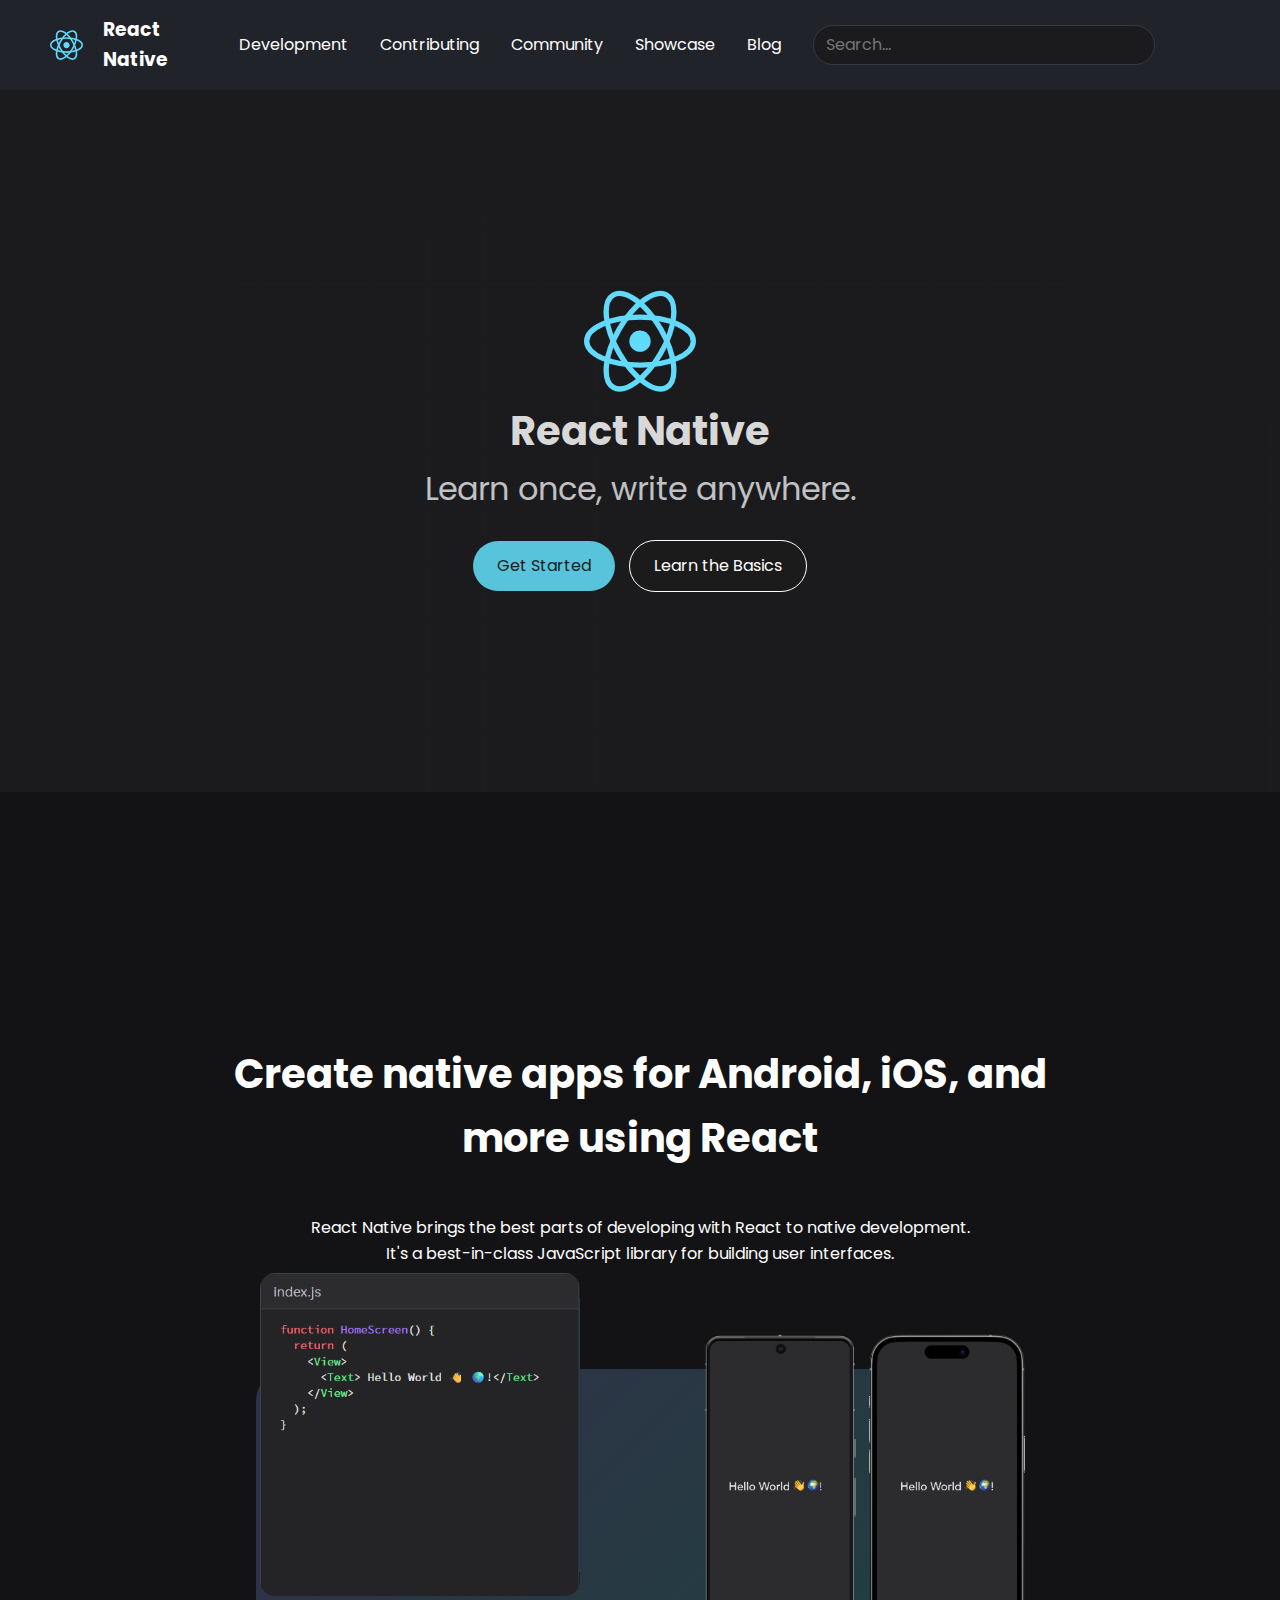
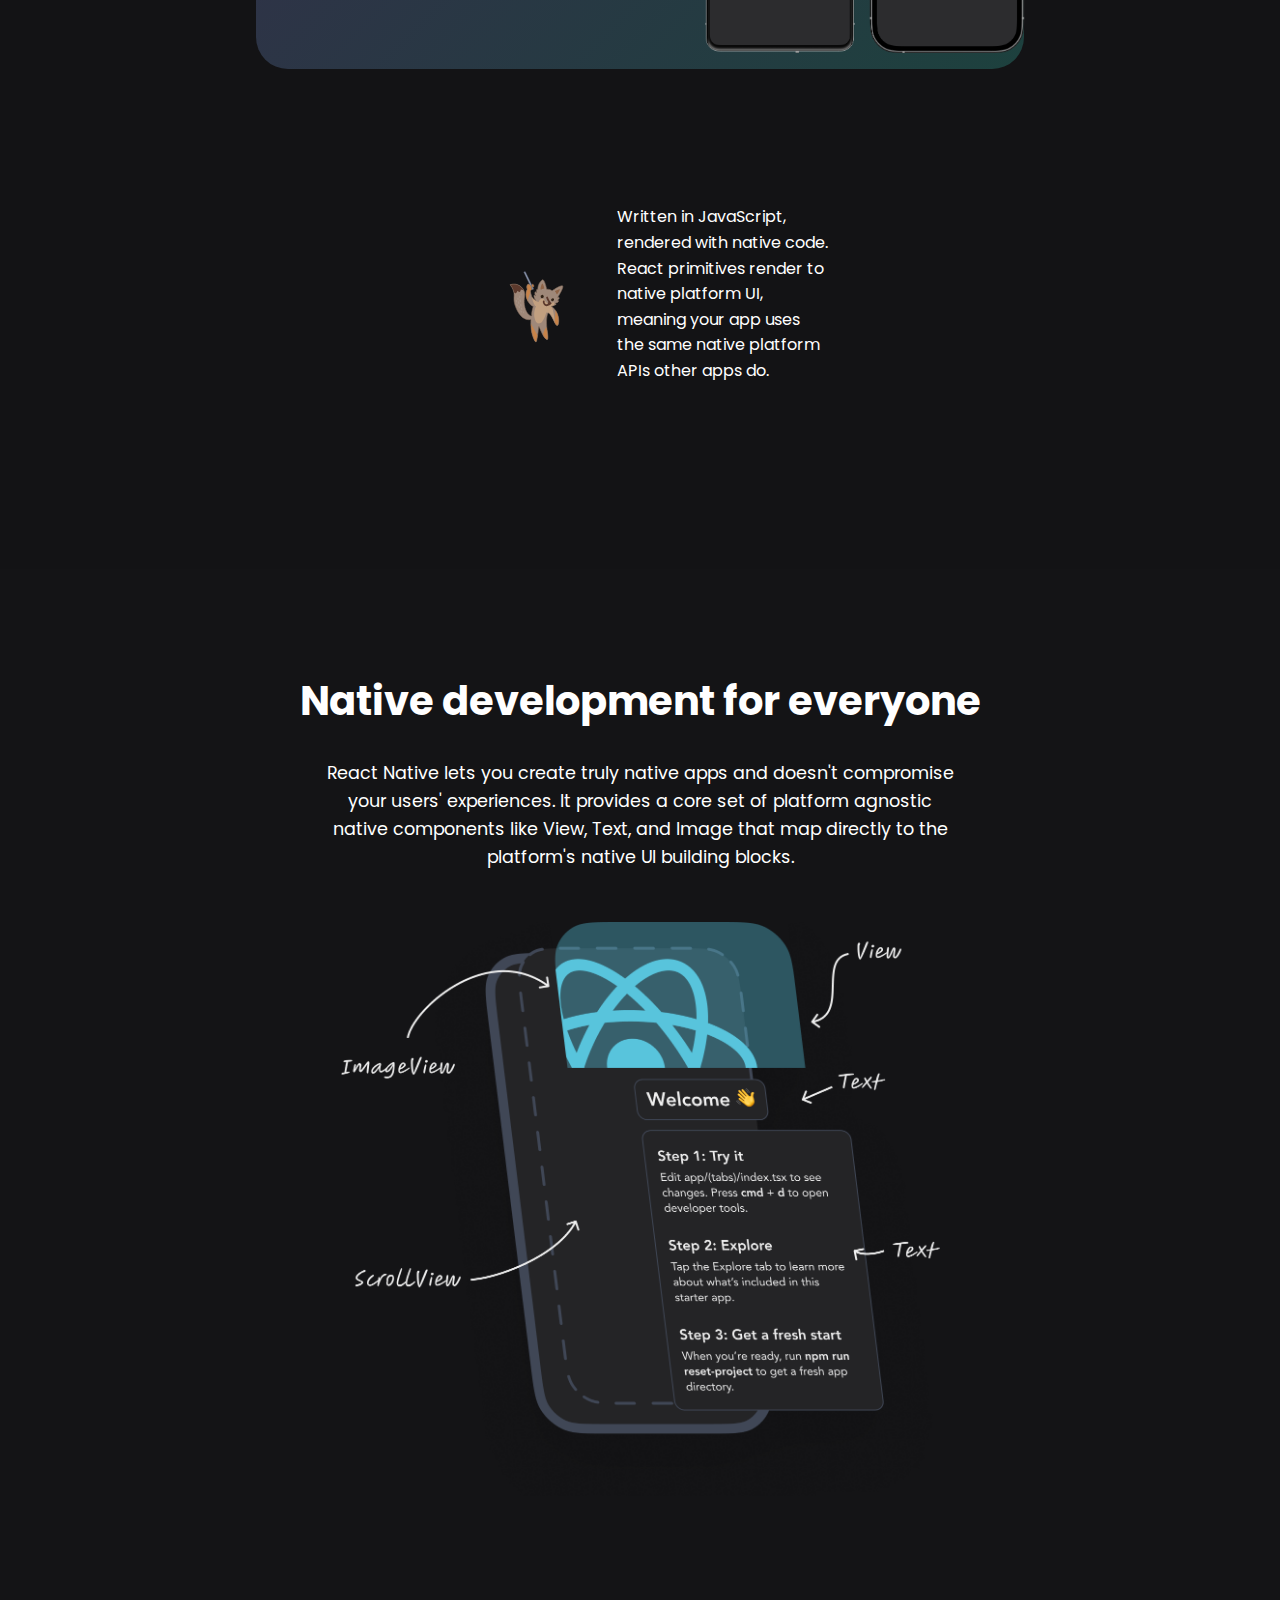
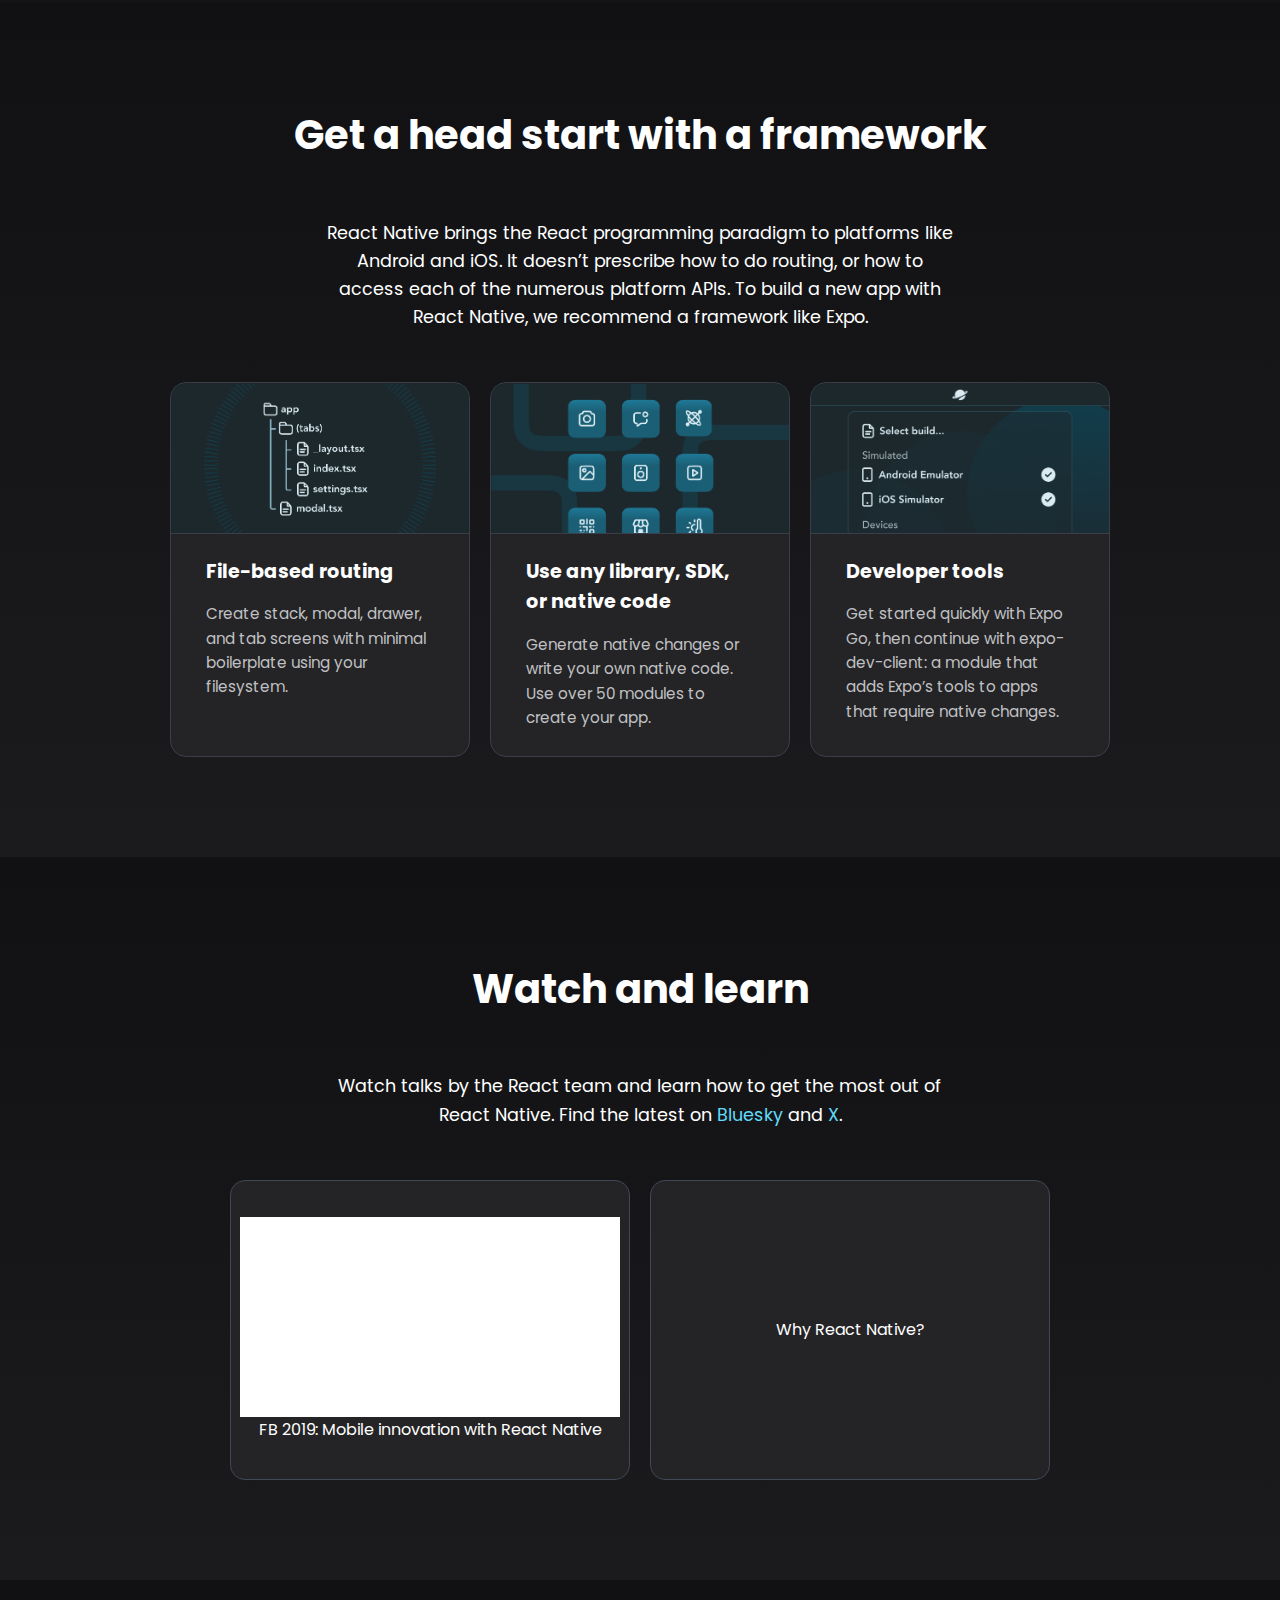
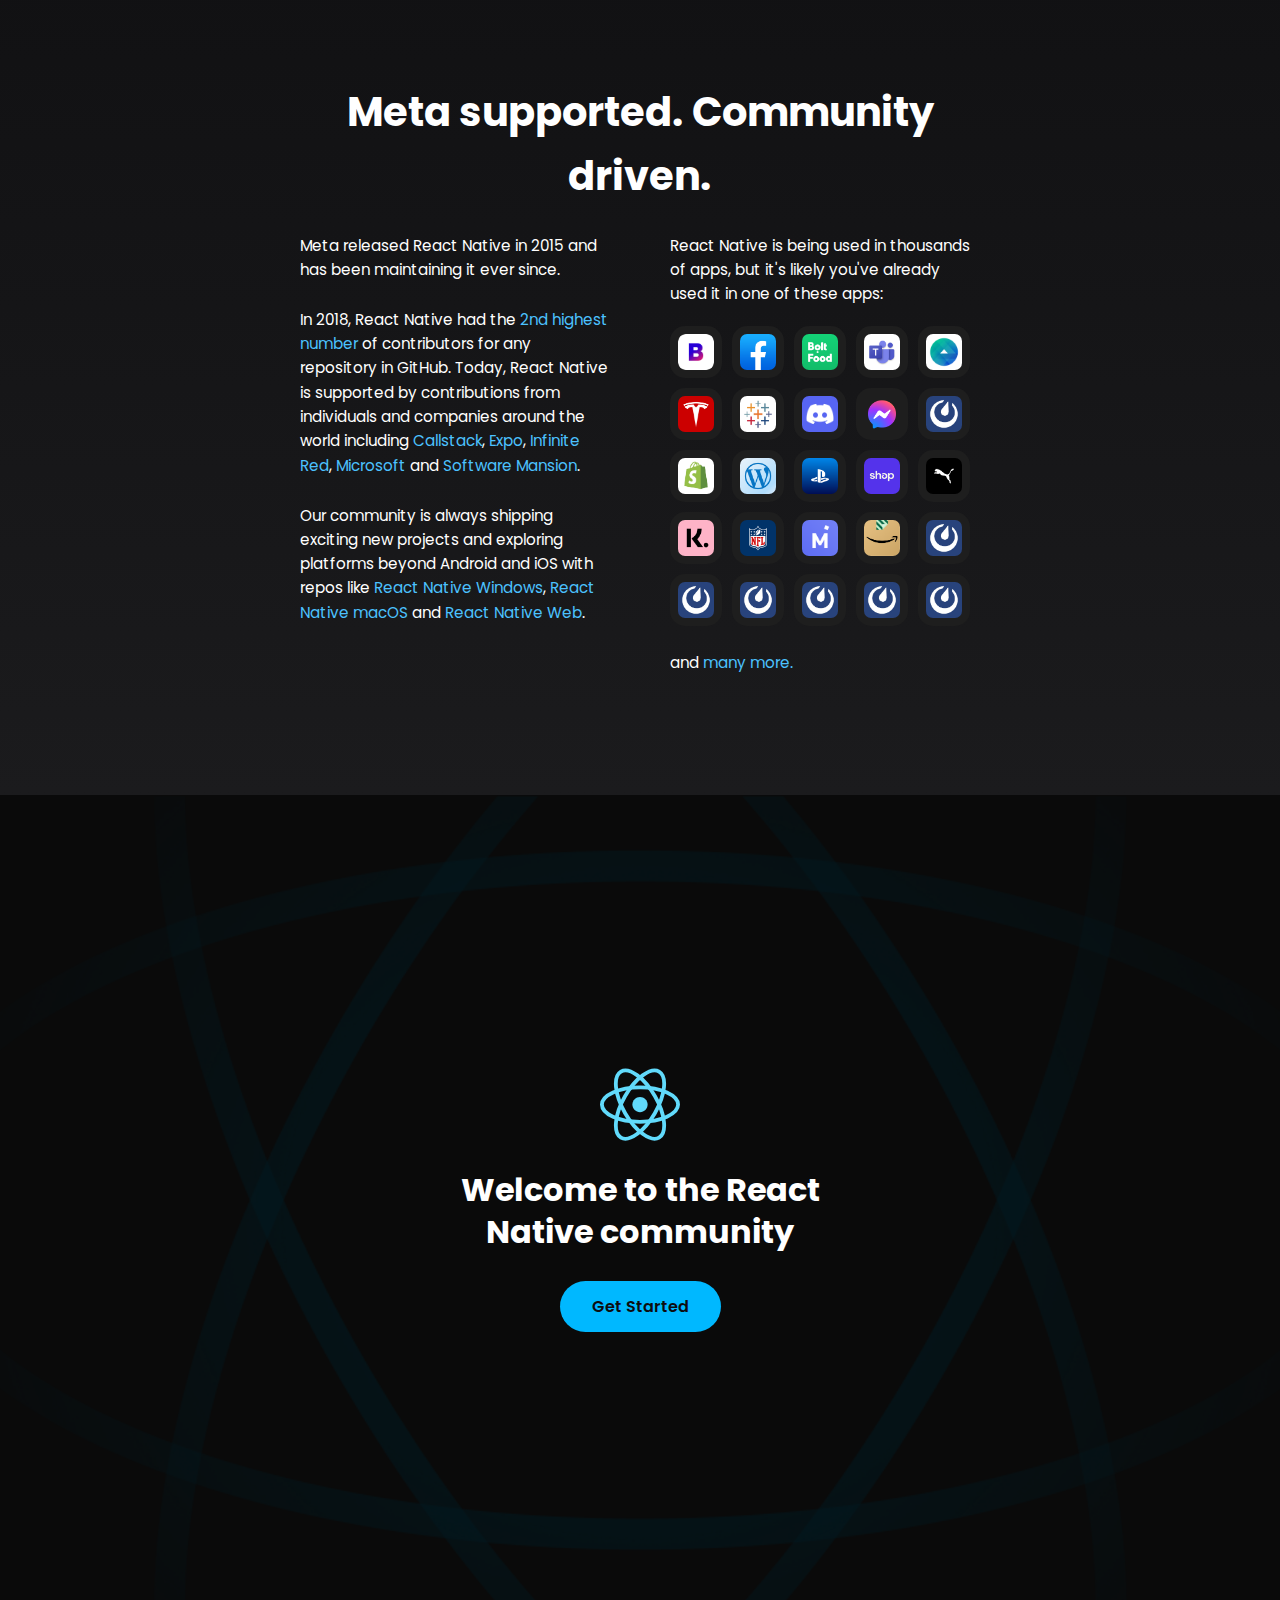
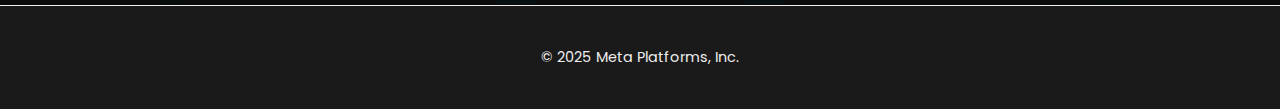
<file: index.html>
<!DOCTYPE html>
<html lang="en">
<head>
  <meta charset="UTF-8">
  <meta name="viewport" content="width=device-width, initial-scale=1.0">
  <title>React Native Clone</title>
  <link rel="stylesheet" href="style.css">
  <link rel="preconnect" href="https://fonts.googleapis.com">
  <link rel="preconnect" href="https://fonts.gstatic.com" crossorigin>
  <link href="https://fonts.googleapis.com/css2?family=Poppins:ital,wght@0,100;0,200;0,300;0,400;0,500;0,600;0,700;0,800;0,900;1,100;1,200;1,300;1,400;1,500;1,600;1,700;1,800;1,900&display=swap" rel="stylesheet">
</head>
<body>

<header class="site-header sticky-nav">
  <div class="container-hero">

    <nav class="main-nav">
    <div class="img-logo">
        <img src = "react_images\header_logo.svg">
        <h3 class="logo">React Native</h3>
    </div>
      <ul>
        <li><a href="#">Development</a></li>
        <li><a href="#">Contributing</a></li>
        <li><a href="#">Community</a></li>
        <li><a href="#">Showcase</a></li>
        <li><a href="#">Blog</a></li>
      </ul>
        <form class="search-form" action="#" method="get" role="search">
        <input type="search" class="search-input" placeholder="Search…" name="q" aria-label="Search"/>
        </form>
    </nav>
  </div>
</header>

  <main class="site-main">
    <section class="hero">
      <div class="container">
        <img src = "react_images\header_logo.svg">
        <h2>React Native</h2>
        <p>Learn once, write anywhere.</p>
        <br>
        <a class="btn btn-primary" href="#">Get Started</a>
        <a class="btn btn-secondary" href="#">Learn the Basics</a>
      </div>
    </section>

    <section class="info-section">
      <div class="container">
        <h3>Create native apps for Android, iOS, and more using React</h3>
        <br>
        <p>React Native brings the best parts of developing with React to native development.</p>
        <p>It's a best-in-class JavaScript library for building user interfaces.</p>
     </div>
      <br>
      <br>
      <br>
      <br>
      <div class="gradient">
        <img src="react_images/devices-dark.png" class = "one">
        <img src="react_images/code.png" class = "two">
      </div>

      <div class="java">
        <img src="react_images/cat.svg">
        <p>Written in JavaScript, rendered with native code. React primitives render to native platform UI, meaning your app uses the same native platform APIs other apps do.</p>
      </div>

    </section>

    <section class="info2">
        <h1>Native development for everyone</h1>
        <br>
        <p>React Native lets you create truly native apps and doesn't compromise your users' experiences. It provides a core set of platform agnostic native components like View, Text, and Image that map directly to the platform's native UI building blocks.</p>
        
        <br>
        <br>
        <img src = 'react_images/dissection-dark.png'>
    
    </section>

    <section class="info3">
      <h2>Get a head start with a framework</h2>
      <br>
      <br>
      
      <p>React Native brings the React programming paradigm to platforms like Android and iOS. It doesn’t prescribe how to do routing, or how to access each of the numerous platform APIs. To build a new app with React Native, we recommend a framework like Expo.</p>
      
      <br>
      <br>
  
      <div class="card-container">
    <div class="card">
      <img src="react_images/file-based-routing-dark.png" alt="Card 1">
      <h3>File-based routing</h3>
      <h2>Create stack, modal, drawer, and tab screens with minimal boilerplate using your filesystem.</h2>
    </div>

    <div class="card">
      <img src="react_images/libraries-dark.png" alt="Card 2">
      <h3>Use any library, SDK, or native code</h3>
      <h2>Generate native changes or write your own native code. Use over 50 modules to create your app.</h2>
    </div>

    <div class="card">
      <img src="react_images/tools-dark.png" alt="Card 3">
      <h3>Developer tools</h3>
      <h2>Get started quickly with Expo Go, then continue with expo-dev-client: a module that adds Expo’s tools to apps that require native changes.</h2>
    </div>
  </div>
    </section>

    <section class="info4">
      <h2>Watch and learn</h2>
      <br>
      <br>
      <p>Watch talks by the React team and learn how to get the most out of React Native.
Find the latest on <a href="">Bluesky</a> and <a href="">X</a>.</p>

        <br>
        <br>

        <div class="video-container">
        <div class="card-video">
          <div class = "video"></div>
          <div>FB 2019: Mobile innovation with React Native</div>
        </div>
        <div class="card-video">Why React Native?</div>
      </div>
    </section>

    
    <section class="container2">
    <h1>Meta supported. Community driven.</h1>
    <br>
    <div class="hello">
    <div class="text-section">

      <p>
        Meta released React Native in 2015 and has been maintaining it ever since.
      </p>
      <br>
      <p>
        In 2018, React Native had the <a href="#">2nd highest number</a> of contributors for any repository in GitHub. Today,
        React Native is supported by contributions from individuals and companies around the world including
        <a href="#">Callstack</a>, <a href="#">Expo</a>, <a href="#">Infinite Red</a>, <a href="#">Microsoft</a> and
        <a href="#">Software Mansion</a>.
      </p>
      <br>
      <p>
        Our community is always shipping exciting new projects and exploring platforms beyond Android and iOS with repos like
        <a href="#">React Native Windows</a>, <a href="#">React Native macOS</a> and <a href="#">React Native Web</a>.
      </p>
    </div>
    <div class="app-section">
      <p>
        React Native is being used in thousands of apps, but it's likely you've already used it in one of these apps:
      </p>

      <div class="app-grid">
        <img src="react_images/bloomberg.png">
        <img src="react_images/facebook.webp" alt="Outlook">
        <img src="react_images/bolt.png">
        <img src="react_images/teamsmobile.png" alt="Excel">
        <img src="react_images/adsmanager.png" alt="PowerPoint">
        <img src="react_images/tesla.png" alt="Shopify">
        <img src="react_images/tableau.webp" alt="Discord">
        <img src="react_images/discord.png" alt="PlayStation">
        <img src="react_images/messengerdesktop.png" alt="WordPress">
        <img src="react_images/mattermost.webp" alt="Office">

        <img src="react_images/shopify.png" alt="Office">
        <img src="react_images/wordpress.png" alt="Office">
        <img src="react_images/playstation.png" alt="Office">
        <img src="react_images/shop.webp" alt="Office">
        <img src="react_images/puma.png" alt="Office">

        <img src="react_images/klarna.jpg.jpeg" alt="Office">
        <img src="react_images/nfl.webp" alt="Office">
        <img src="react_images/mercari.png" alt="Office">
        <img src="react_images/amazon-shopping.png" alt="Office">
        <img src="react_images/mattermost.webp" alt="Office">

        <img src="react_images/mattermost.webp" alt="Office">
        <img src="react_images/mattermost.webp" alt="Office">
        <img src="react_images/mattermost.webp" alt="Office">
        <img src="react_images/mattermost.webp" alt="Office">
        <img src="react_images/mattermost.webp" alt="Office">

      </div>

      <br>

      <p class="more">and <a href="#">many more.</a></p>
    </div>
    </div>

    
    </section>

  <section class="hero2">
    <div class="hero2-content">
      <img src="react_images/header_logo.svg" alt="React Logo" class="react2-logo" />
      <h1>Welcome to the React<br>Native community</h1>
      <button class="get-started2">Get Started</button>
    </div>
  </section>

    <!-- Add more sections as you like -->
  </main>

  <footer class="site-footer">
    <div class="container">
      <p>© 2025 Meta Platforms, Inc.</p>
    </div>
  </footer>

</body>
</html>
</file>
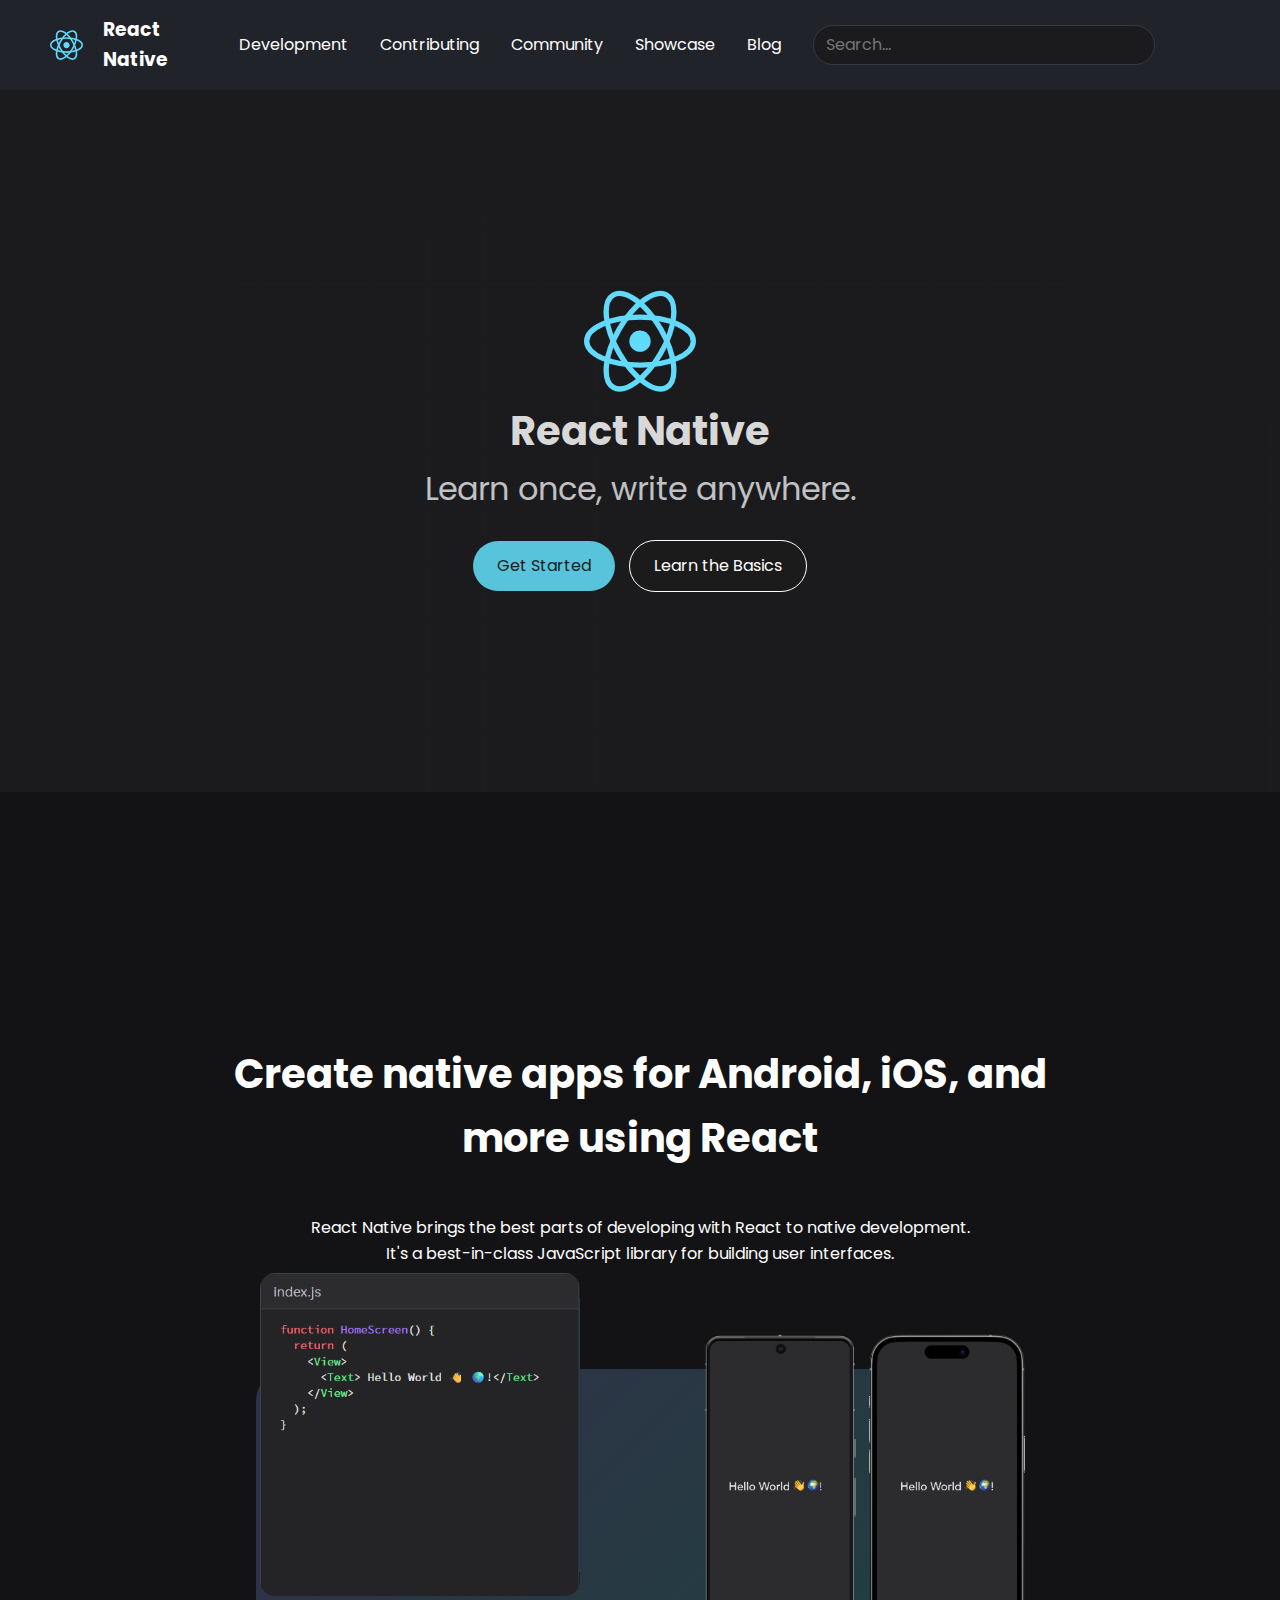
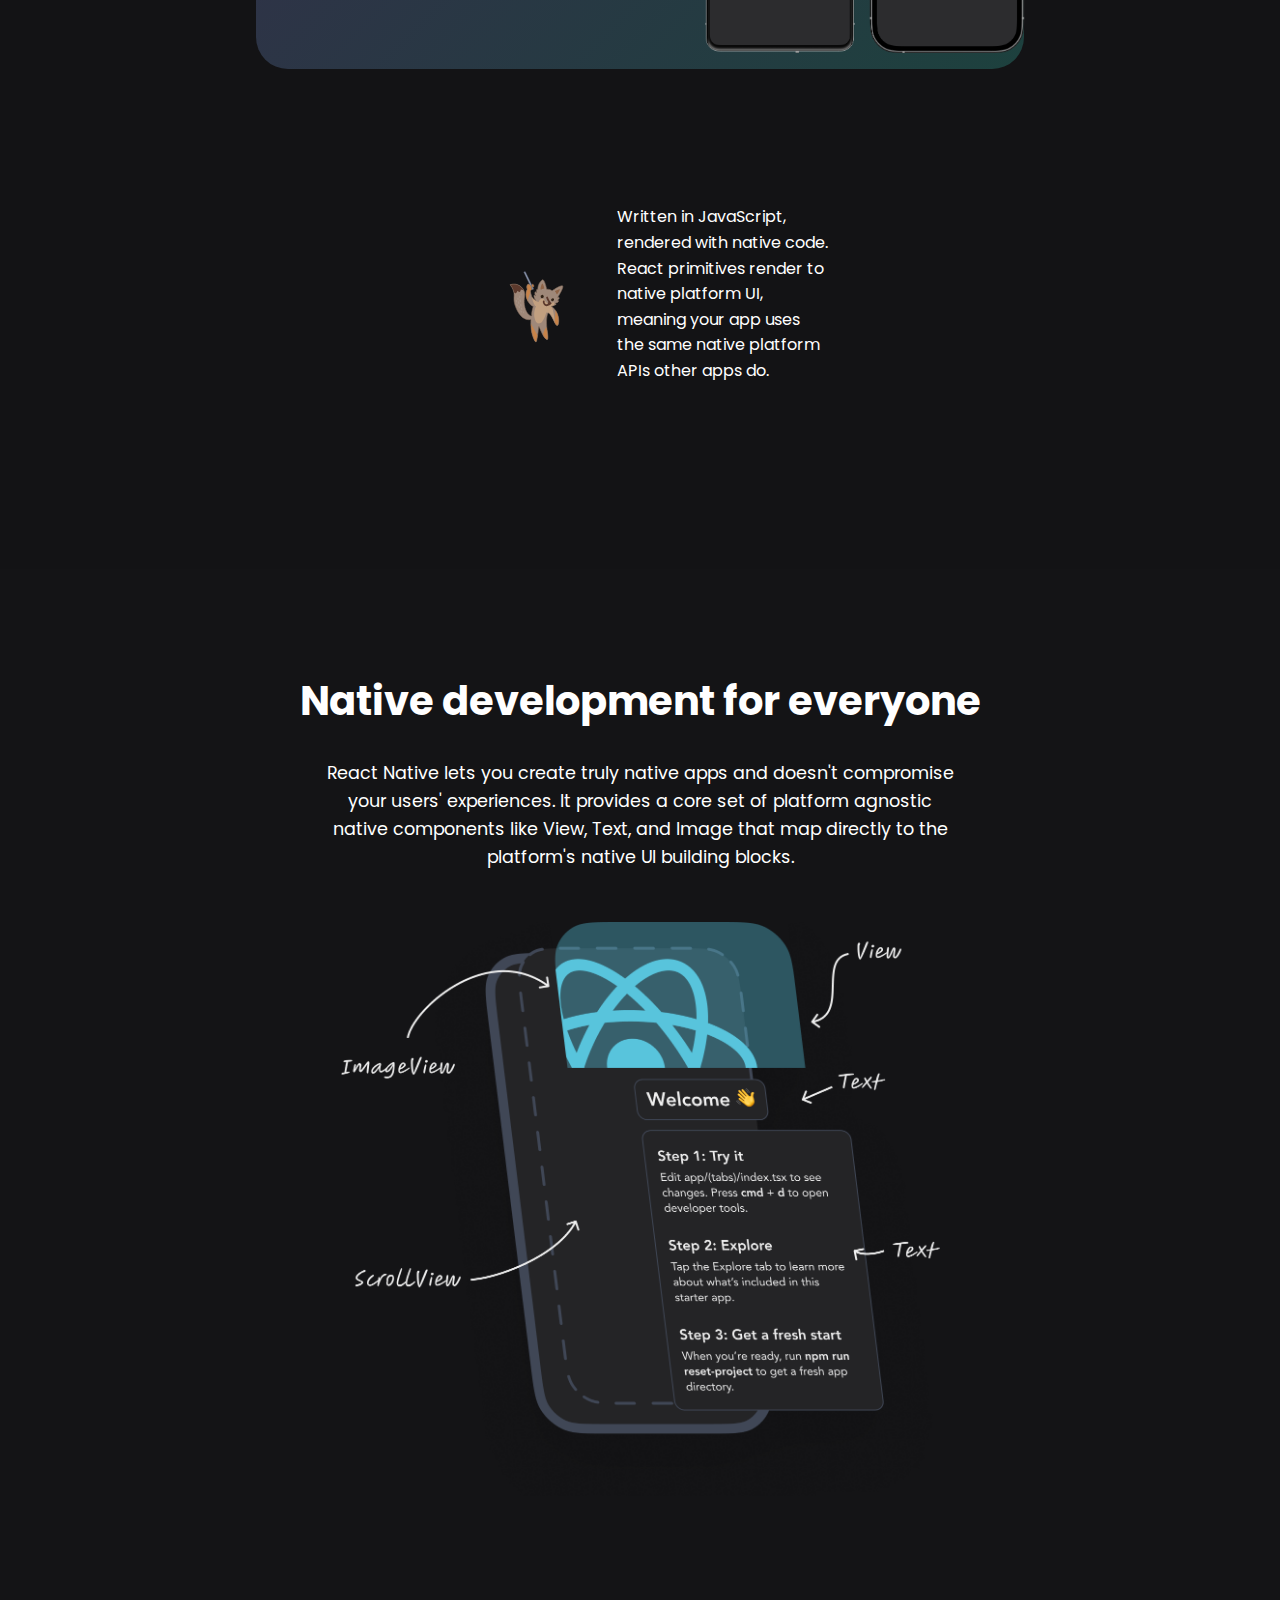
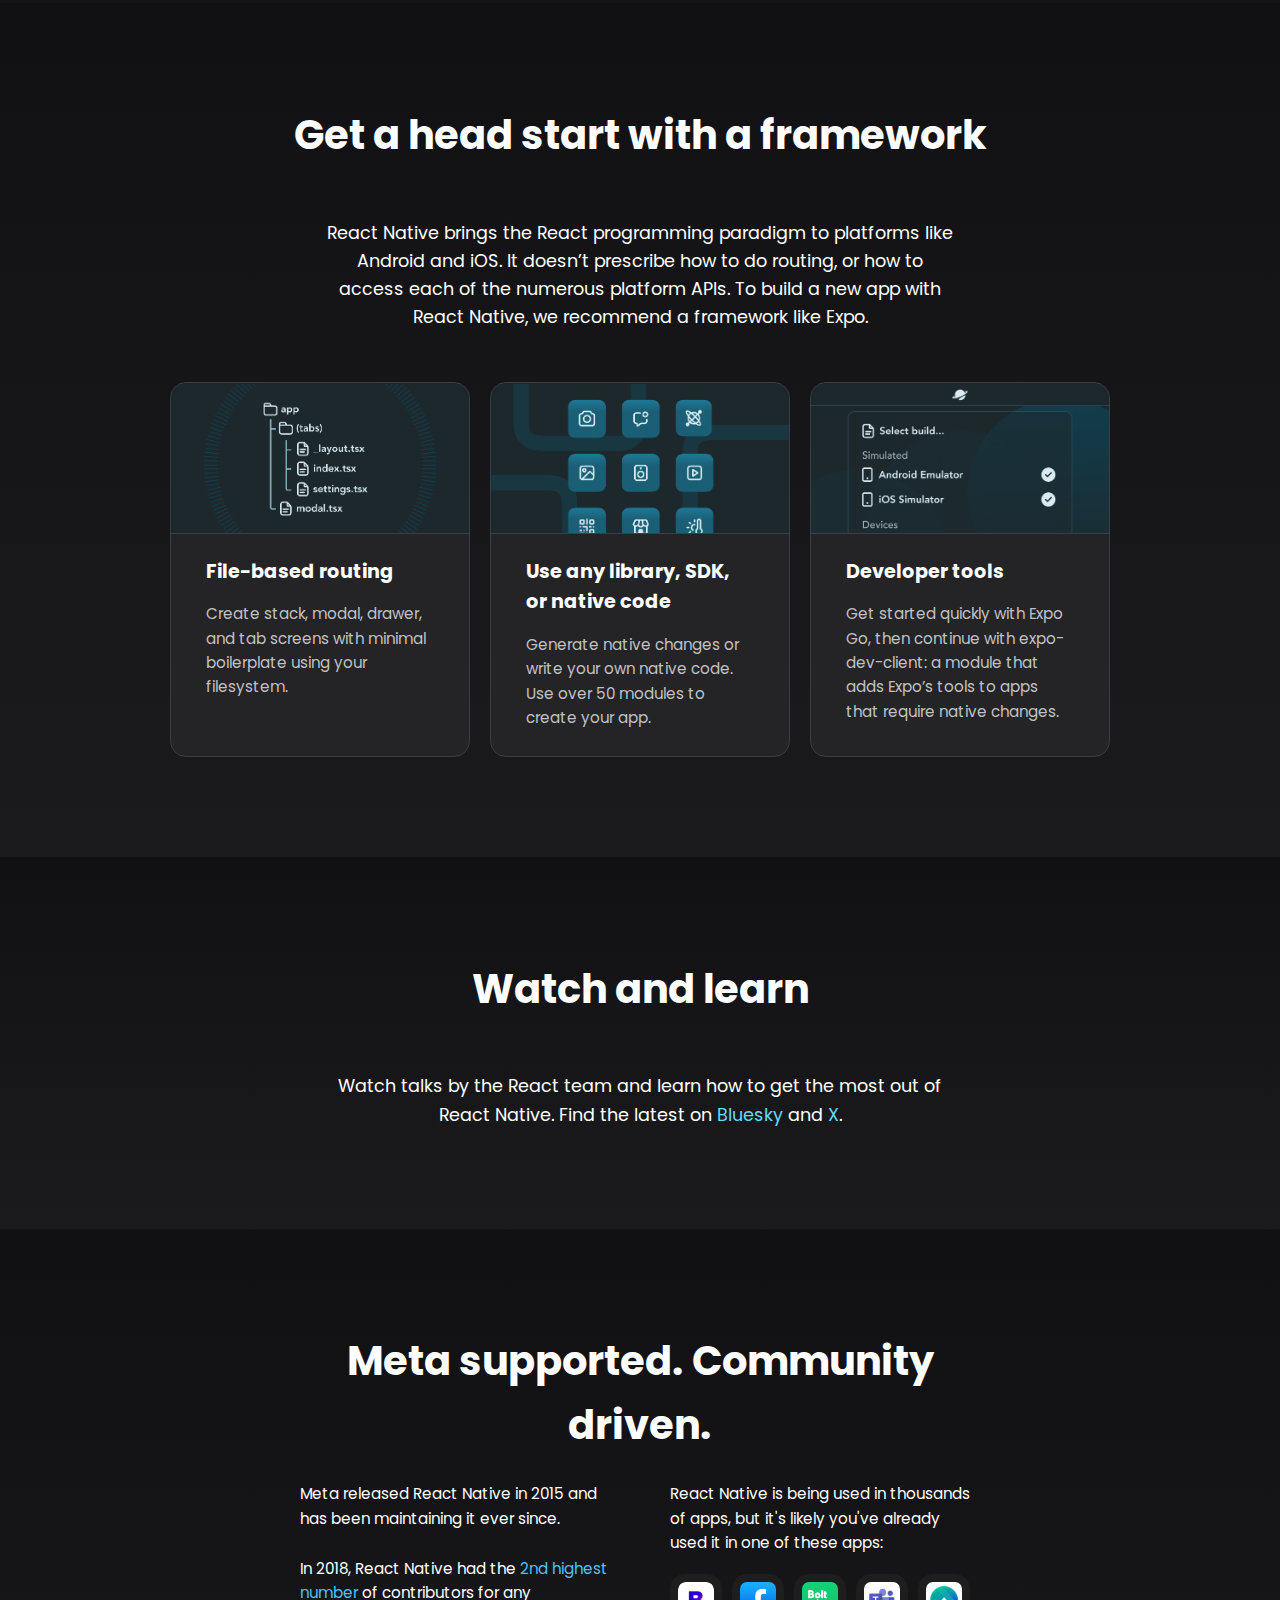
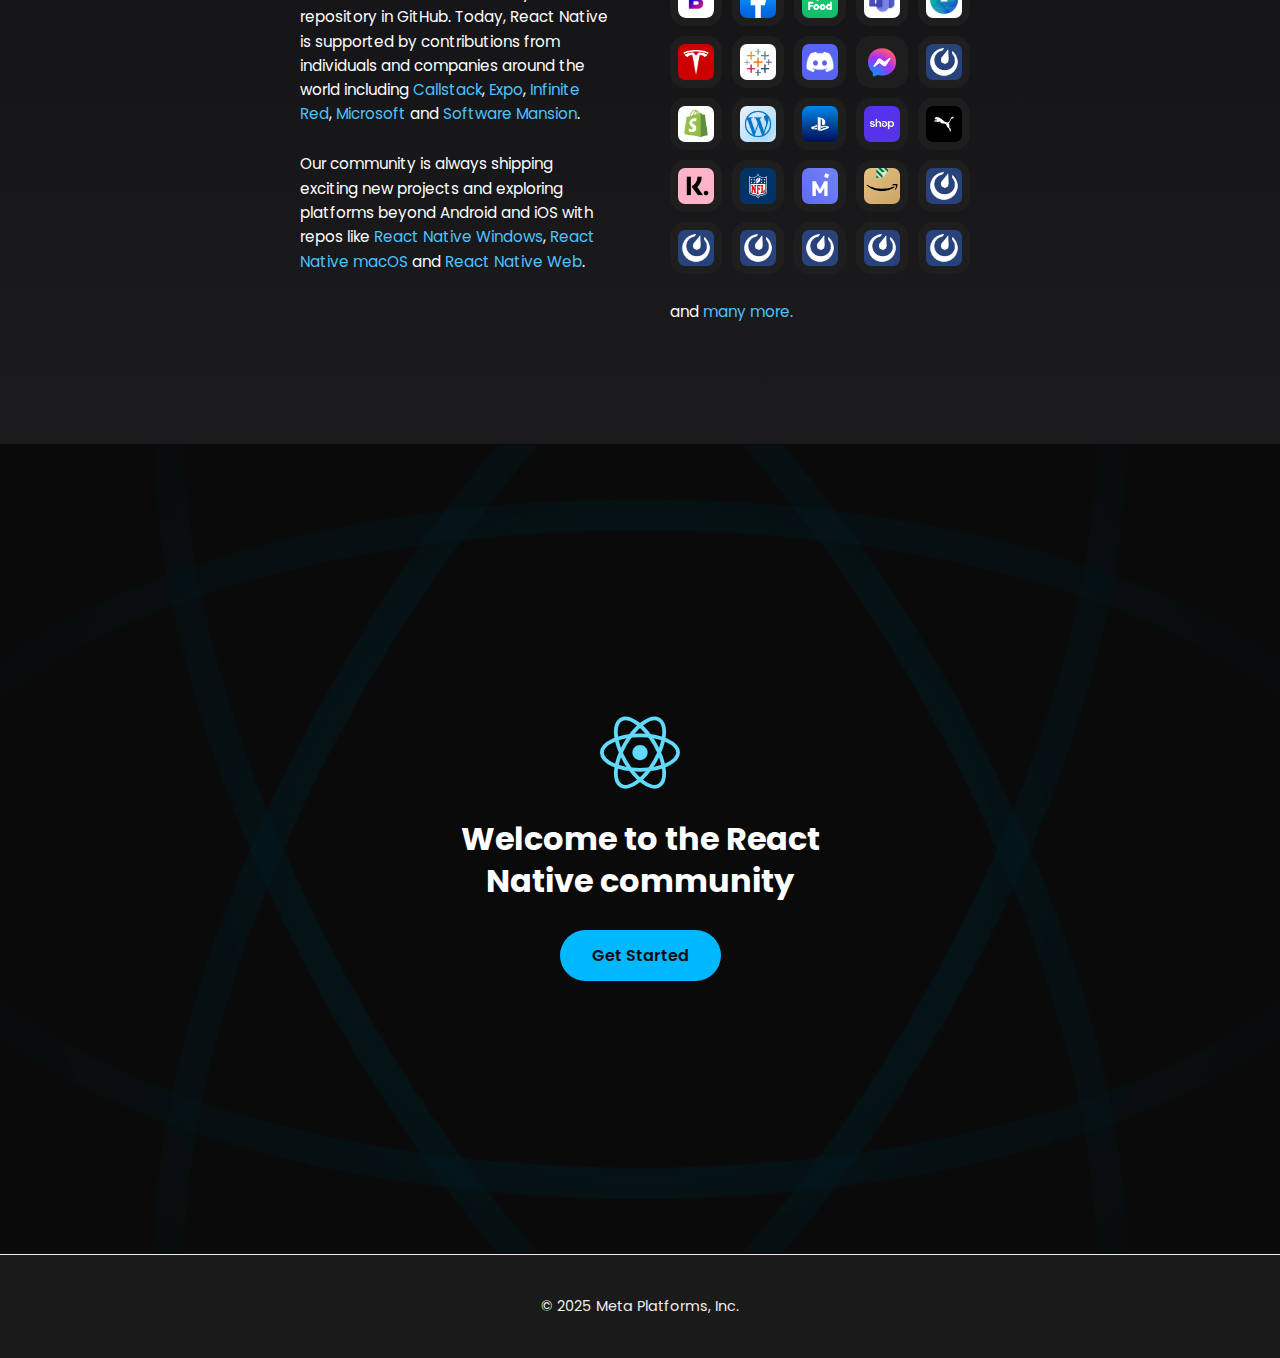
<file: main.html>
<!DOCTYPE html>
<html lang="en">
<head>
  <meta charset="UTF-8">
  <meta name="viewport" content="width=device-width, initial-scale=1.0">
  <title>React Native Clone</title>
  <link rel="stylesheet" href="style.css">
  <link rel="preconnect" href="https://fonts.googleapis.com">
  <link rel="preconnect" href="https://fonts.gstatic.com" crossorigin>
  <link href="https://fonts.googleapis.com/css2?family=Poppins:ital,wght@0,100;0,200;0,300;0,400;0,500;0,600;0,700;0,800;0,900;1,100;1,200;1,300;1,400;1,500;1,600;1,700;1,800;1,900&display=swap" rel="stylesheet">
</head>
<body>

<header class="site-header sticky-nav">
  <div class="container-hero">

    <nav class="main-nav">
    <div class="img-logo">
        <img src = "react_images\header_logo.svg">
        <h3 class="logo">React Native</h3>
    </div>
      <ul>
        <li><a href="#">Development</a></li>
        <li><a href="#">Contributing</a></li>
        <li><a href="#">Community</a></li>
        <li><a href="#">Showcase</a></li>
        <li><a href="#">Blog</a></li>
      </ul>
        <form class="search-form" action="#" method="get" role="search">
        <input type="search" class="search-input" placeholder="Search…" name="q" aria-label="Search"/>
        </form>
    </nav>
  </div>
</header>

  <main class="site-main">
    <section class="hero">
      <div class="container">
        <img src = "react_images\header_logo.svg">
        <h2>React Native</h2>
        <p>Learn once, write anywhere.</p>
        <br>
        <a class="btn btn-primary" href="#">Get Started</a>
        <a class="btn btn-secondary" href="#">Learn the Basics</a>
      </div>
    </section>

    <section class="info-section">
      <div class="container">
        <h3>Create native apps for Android, iOS, and more using React</h3>
        <br>
        <p>React Native brings the best parts of developing with React to native development.</p>
        <p>It's a best-in-class JavaScript library for building user interfaces.</p>
     </div>
      <br>
      <br>
      <br>
      <br>
      <div class="gradient">
        <img src="react_images/devices-dark.png" class = "one">
        <img src="react_images/code.png" class = "two">
      </div>

      <div class="java">
        <img src="react_images/cat.svg">
        <p>Written in JavaScript, rendered with native code. React primitives render to native platform UI, meaning your app uses the same native platform APIs other apps do.</p>
      </div>

    </section>

    <section class="info2">
        <h1>Native development for everyone</h1>
        <br>
        <p>React Native lets you create truly native apps and doesn't compromise your users' experiences. It provides a core set of platform agnostic native components like View, Text, and Image that map directly to the platform's native UI building blocks.</p>
        
        <br>
        <br>
        <img src = 'react_images/dissection-dark.png'>
    
    </section>

    <section class="info3">
      <h2>Get a head start with a framework</h2>
      <br>
      <br>
      
      <p>React Native brings the React programming paradigm to platforms like Android and iOS. It doesn’t prescribe how to do routing, or how to access each of the numerous platform APIs. To build a new app with React Native, we recommend a framework like Expo.</p>
      
      <br>
      <br>
  
      <div class="card-container">
    <div class="card">
      <img src="react_images/file-based-routing-dark.png" alt="Card 1">
      <h3>File-based routing</h3>
      <h2>Create stack, modal, drawer, and tab screens with minimal boilerplate using your filesystem.</h2>
    </div>

    <div class="card">
      <img src="react_images/libraries-dark.png" alt="Card 2">
      <h3>Use any library, SDK, or native code</h3>
      <h2>Generate native changes or write your own native code. Use over 50 modules to create your app.</h2>
    </div>

    <div class="card">
      <img src="react_images/tools-dark.png" alt="Card 3">
      <h3>Developer tools</h3>
      <h2>Get started quickly with Expo Go, then continue with expo-dev-client: a module that adds Expo’s tools to apps that require native changes.</h2>
    </div>
  </div>
    </section>

    <section class="info4">
      <h2>Watch and learn</h2>
      <br>
      <br>
      <p>Watch talks by the React team and learn how to get the most out of React Native.
Find the latest on <a href="">Bluesky</a> and <a href="">X</a>.</p>
    </section>

    
    <section class="container2">
    <h1>Meta supported. Community driven.</h1>
    <br>
    <div class="hello">
    <div class="text-section">

      <p>
        Meta released React Native in 2015 and has been maintaining it ever since.
      </p>
      <br>
      <p>
        In 2018, React Native had the <a href="#">2nd highest number</a> of contributors for any repository in GitHub. Today,
        React Native is supported by contributions from individuals and companies around the world including
        <a href="#">Callstack</a>, <a href="#">Expo</a>, <a href="#">Infinite Red</a>, <a href="#">Microsoft</a> and
        <a href="#">Software Mansion</a>.
      </p>
      <br>
      <p>
        Our community is always shipping exciting new projects and exploring platforms beyond Android and iOS with repos like
        <a href="#">React Native Windows</a>, <a href="#">React Native macOS</a> and <a href="#">React Native Web</a>.
      </p>
    </div>
    <div class="app-section">
      <p>
        React Native is being used in thousands of apps, but it's likely you've already used it in one of these apps:
      </p>

      <div class="app-grid">
        <img src="react_images/bloomberg.png">
        <img src="react_images/facebook.webp" alt="Outlook">
        <img src="react_images/bolt.png">
        <img src="react_images/teamsmobile.png" alt="Excel">
        <img src="react_images/adsmanager.png" alt="PowerPoint">
        <img src="react_images/tesla.png" alt="Shopify">
        <img src="react_images/tableau.webp" alt="Discord">
        <img src="react_images/discord.png" alt="PlayStation">
        <img src="react_images/messengerdesktop.png" alt="WordPress">
        <img src="react_images/mattermost.webp" alt="Office">

        <img src="react_images/shopify.png" alt="Office">
        <img src="react_images/wordpress.png" alt="Office">
        <img src="react_images/playstation.png" alt="Office">
        <img src="react_images/shop.webp" alt="Office">
        <img src="react_images/puma.png" alt="Office">

        <img src="react_images/klarna.jpg.jpeg" alt="Office">
        <img src="react_images/nfl.webp" alt="Office">
        <img src="react_images/mercari.png" alt="Office">
        <img src="react_images/amazon-shopping.png" alt="Office">
        <img src="react_images/mattermost.webp" alt="Office">

        <img src="react_images/mattermost.webp" alt="Office">
        <img src="react_images/mattermost.webp" alt="Office">
        <img src="react_images/mattermost.webp" alt="Office">
        <img src="react_images/mattermost.webp" alt="Office">
        <img src="react_images/mattermost.webp" alt="Office">

      </div>

      <br>

      <p class="more">and <a href="#">many more.</a></p>
    </div>
    </div>

    
    </section>

  <section class="hero2">
    <div class="hero2-content">
      <img src="react_images/header_logo.svg" alt="React Logo" class="react2-logo" />
      <h1>Welcome to the React<br>Native community</h1>
      <button class="get-started2">Get Started</button>
    </div>
  </section>

    <!-- Add more sections as you like -->
  </main>

  <footer class="site-footer">
    <div class="container">
      <p>© 2025 Meta Platforms, Inc.</p>
    </div>
  </footer>

</body>
</html>
</file>
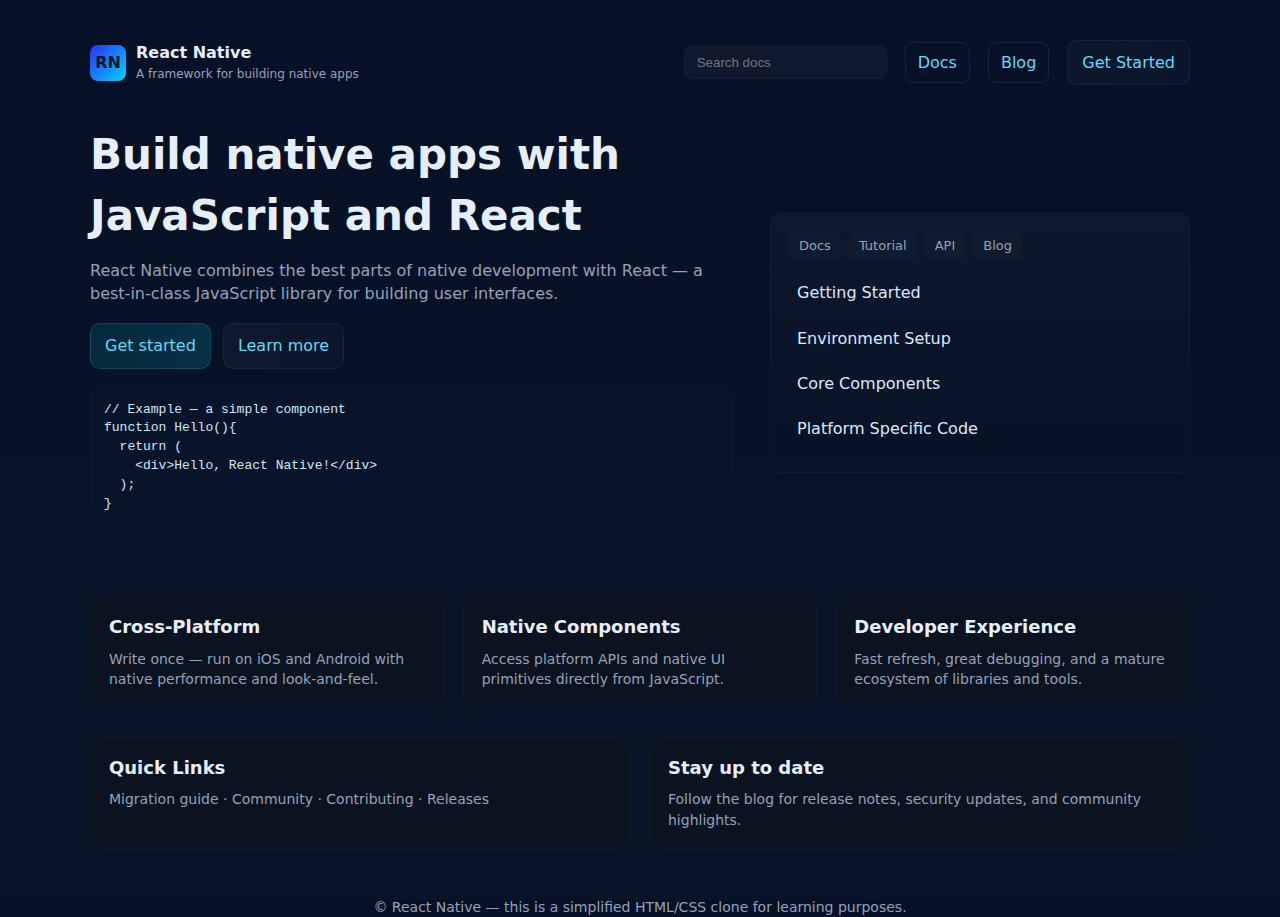
<file: main2.html>
<!doctype html>
<html lang="en">
<head>
  <meta charset="utf-8" />
  <meta name="viewport" content="width=device-width,initial-scale=1" />
  <title>React Native — Clone (HTML + CSS)</title>
  <style>
    :root{
      --bg:#0f1724; --card:#0b1220; --muted:#94a3b8; --accent:#61dafb; --glass: rgba(255,255,255,0.04);
      --max:w:1200px;
    }
    /* Reset-ish */
    *{box-sizing:border-box}
    html,body{height:100%}
    body{
      margin:0; font-family: Inter, ui-sans-serif, system-ui, -apple-system, "Segoe UI", Roboto, "Helvetica Neue", Arial;
      background:linear-gradient(180deg,#061026 0%, #071327 60%); color:#e6eef8; -webkit-font-smoothing:antialiased; -moz-osx-font-smoothing:grayscale;
      line-height:1.45; padding:40px 20px;
    }
    a{color:var(--accent); text-decoration:none}

    /* Container */
    .wrap{max-width:1100px; margin:0 auto}

    /* Nav */
    .nav{display:flex; align-items:center; justify-content:space-between; gap:16px}
    .brand{display:flex;align-items:center;gap:10px}
    .logo{width:36px;height:36px;border-radius:8px;background:linear-gradient(135deg,#2b2fff,#00d4ff);display:inline-grid;place-items:center;font-weight:700;color:#071427}
    .nav .links{display:flex;gap:18px;align-items:center}
    .search{background:var(--glass);border:1px solid rgba(255,255,255,0.03);padding:8px 12px;border-radius:8px;color:var(--muted)}
    .cta{background:transparent;border:1px solid rgba(255,255,255,0.08);padding:8px 12px;border-radius:8px}

    /* Hero */
    .hero{display:grid;grid-template-columns:1fr 420px;gap:36px;align-items:center;margin-top:40px}
    .hero-left h1{font-size:42px;margin:0 0 12px}
    .hero-left p{color:var(--muted);margin:0 0 18px;font-size:16px}
    .buttons{display:flex;gap:12px}
    .btn{padding:10px 14px;border-radius:10px;background:linear-gradient(90deg,rgba(255,255,255,0.03), rgba(255,255,255,0.02));border:1px solid rgba(255,255,255,0.06);}
    .btn.primary{background:linear-gradient(90deg,#05293b, #073047);border:1px solid rgba(97,218,251,0.15);}

    /* Sidebar mock docs */
    .hero-right{background:linear-gradient(180deg, rgba(255,255,255,0.03), transparent);border-radius:12px;padding:18px;border:1px solid rgba(255,255,255,0.03)}
    .mini-nav{display:flex;gap:8px;flex-wrap:wrap;margin-bottom:12px}
    .pill{background:rgba(255,255,255,0.02);padding:6px 10px;border-radius:8px;font-size:13px;color:var(--muted)}
    .doc-list{margin-top:8px}
    .doc-list a{display:block;padding:8px;border-radius:8px;margin-bottom:6px;color:#dbeafe}
    .doc-list a:hover{background:rgba(255,255,255,0.02)}

    /* Features */
    .features{display:grid;grid-template-columns:repeat(3,1fr);gap:18px;margin-top:36px}
    .card{background:var(--card);padding:18px;border-radius:12px;border:1px solid rgba(255,255,255,0.03)}
    .card h3{margin:0 0 8px;font-size:18px}
    .card p{margin:0;color:var(--muted);font-size:14px}

    /* Code sample */
    pre{background:#07142a;padding:14px;border-radius:10px;color:#cdeaf9;overflow:auto}
    code{font-family:ui-monospace, SFMono-Regular, Menlo, Monaco, "Roboto Mono", monospace; font-size:13px}

    /* Footer */
    footer{margin-top:48px;color:var(--muted);font-size:14px;text-align:center}

    /* Responsive */
    @media (max-width:900px){
      .hero{grid-template-columns:1fr;}
      .features{grid-template-columns:1fr 1fr}
    }
    @media (max-width:600px){
      body{padding:18px}
      .features{grid-template-columns:1fr}
      .nav .links{display:none}
    }
  </style>
</head>
<body>
  <div class="wrap">
    <nav class="nav">
      <div class="brand">
        <div class="logo">RN</div>
        <div>
          <div style="font-weight:700">React Native</div>
          <div style="font-size:12px;color:var(--muted);margin-top:2px">A framework for building native apps</div>
        </div>
      </div>

      <div class="links">
        <input class="search" placeholder="Search docs" />
        <a class="cta" href="#">Docs</a>
        <a class="cta" href="#">Blog</a>
        <a class="btn" href="#">Get Started</a>
      </div>
    </nav>

    <main class="hero">
      <section class="hero-left">
        <h1>Build native apps with JavaScript and React</h1>
        <p>React Native combines the best parts of native development with React — a best-in-class JavaScript library for building user interfaces.</p>
        <div class="buttons">
          <a class="btn primary" href="#">Get started</a>
          <a class="btn" href="#">Learn more</a>
        </div>

        <div style="margin-top:18px">
          <pre><code>// Example — a simple component
function Hello(){
  return (
    &lt;div&gt;Hello, React Native!&lt;/div&gt;
  );
}
          </code></pre>
        </div>
      </section>

      <aside class="hero-right">
        <div class="mini-nav">
          <span class="pill">Docs</span>
          <span class="pill">Tutorial</span>
          <span class="pill">API</span>
          <span class="pill">Blog</span>
        </div>
        <div class="doc-list">
          <a href="#">Getting Started</a>
          <a href="#">Environment Setup</a>
          <a href="#">Core Components</a>
          <a href="#">Platform Specific Code</a>
        </div>
      </aside>
    </main>

    <section class="features" aria-label="features">
      <div class="card">
        <h3>Cross-Platform</h3>
        <p>Write once — run on iOS and Android with native performance and look-and-feel.</p>
      </div>
      <div class="card">
        <h3>Native Components</h3>
        <p>Access platform APIs and native UI primitives directly from JavaScript.</p>
      </div>
      <div class="card">
        <h3>Developer Experience</h3>
        <p>Fast refresh, great debugging, and a mature ecosystem of libraries and tools.</p>
      </div>
    </section>

    <section style="display:grid;grid-template-columns:1fr 1fr;gap:18px;margin-top:28px">
      <div class="card">
        <h3>Quick Links</h3>
        <p style="margin-top:8px">Migration guide · Community · Contributing · Releases</p>
      </div>
      <div class="card">
        <h3>Stay up to date</h3>
        <p style="margin-top:8px">Follow the blog for release notes, security updates, and community highlights.</p>
      </div>
    </section>

    <footer>
      © React Native — this is a simplified HTML/CSS clone for learning purposes.
    </footer>
  </div>
</body>
</html>
</file>
<file: style.css>
/* resets & base */
* {
  margin: 0;
  padding: 0;
  box-sizing: border-box;
  font-family: 'Poppins', sans-serif;

}

body {
  line-height: 1.6;
  color: #333;
}

.container {
  width: 90%;
  max-width: 1200px;
  margin: 0 auto;
}

.img-logo:hover img{
  transform: rotate(180deg);
}

/* header */
.site-header {
  background: #fff;
  padding: 15px 0;
}

.container-hero {
  margin: 0 125px 0 50px;
}



.img-logo{
  display: flex;
  align-items: center;
  justify-content: space-around;
}


.site-header .img-logo img{
  display: initial;
  height:30px;
  margin-right: 20px;
  transition: ease-in 0.4s;

}

.sticky-nav {
  position: sticky;
  top: 0; /* stick to the top of the viewport */
  z-index: 1000; /* make sure it stays above other content */
  background-color: #202329; /* or whatever background your nav has */
  color: white;
}

.main-nav{
  display: flex;
  align-items: center;
  justify-content: space-around;
}

.logo {
  display: inline-block;
  margin-right:auto;

}

.img-logo:hover{
  color: #61dafb;
}

.main-nav ul {
  list-style: none;
  display: flex;
  gap:8px;
  margin-left:auto;
}

.main-nav ul li a {
  text-decoration: none;
  padding: 4.250px 12px;
  border-radius: 32px;
  color: white;
}

.main-nav ul li a:hover {
  background-color: rgba(255, 255, 255, 0.1);
}


/*search bar*/

.search-form{
  padding-left: 20px ;
}
.search-input {
  background: #1b1b1d;
  padding-right: 10px;
  padding: 8px 12px;
  height: fit-content;
  font-size: 1rem;
  border: 1px solid #373940;
  border-radius: 32px;
  height: 40px;
  outline: none;
}


/* hero */

.hero {
  background: #1b1b1d;
  text-align: center;
  background-image: url('react_images/idk.png');
  background-size: cover;
  background-position: center;
  padding-top: 200px;
  padding-bottom: 200px;

}

.hero h2 {
  font-size: 2.5rem;
  color: #d8d8d8;
}

.hero p {
  font-size: 2rem;
  color: #c0c1c4;
}

.btn {
  display: inline-block;
  padding: 12px 24px;
  text-decoration: none;
  border-radius: 32px;
}

.btn-primary {
  background: #58c4dc;
  color: #1b1b1b;
  margin-right: 10px;
}

.btn-primary:hover{
  background:#71d6ec;
}

.btn-secondary {
  background: #1b1b1b;
  color: white;
  border: 1px solid white;
}

.btn-secondary:hover{
  background: #2b2b2d;
}

/*computer*/



/* info section */
.info-section {
  padding-top: 250px;
  padding-bottom: 50px;
  background-color: #131315;
  color: white;
  text-align: center;
}

.info-section h3 {
  margin: 0 auto;
  width: 75%;
  font-size: 2.5rem;
  margin-bottom: 20px;
}

.info-section p {
  font-size: 1rem;
}

.info-section img {
  width: 100%;
  max-width: 600px;
  display: block;
  margin: 0 auto;
}

.gradient{
  width : 60%;
  margin: 0 auto;
  height: 300px;
  background: linear-gradient(135deg, #323049, #1d413e);
  border-radius: 32px;

}

.gradient .one{
  position: relative;
  right : -225px;
  top: -35px;
  width: 25vw;   /* 30% of viewport width */
  height: auto;
}

.gradient .two{

  position: relative;
  right : 220px;
  top: -415px;
  width: 25vw;   /* 30% of viewport width */
  height: auto;
  border-radius: 15px;

}

/*java*/

.java{
  margin: 0 450px;
  display: flex;
  height: 50vh;
  justify-content: space-around;
  align-items: center;
}

.java img{
  transform: scale(0.5);
}

.java p{
  text-align: start;
}




/*info2*/

.info2{
  padding-top: 100px;
  padding-bottom: 100px;
  text-align: center;
  background: #141416;
}

.info2 h1{
  font-size: 2.5rem;
  color: white;

}

.info2 p{
  font-size: 1.1rem;
  color: white;
  margin: 0 325px;
}


.info2 img{
  width: 600px; 
  height: auto;
}

/*info 3*/
.info3{
  padding-top: 100px;
  padding-bottom: 100px;
  text-align: center;
  background: linear-gradient(0deg, #1b1b1d,#111113 );
}

.info3 h2{
  font-size: 2.5rem;
  color: white;

}

.info3 p{
  font-size: 1.1rem;
  color: white;
  margin: 0 325px;
}

/*cards*/
.card-container {
  display: flex;
  gap: 20px;
  justify-content: center;
  align-items: center;
  flex-wrap: wrap;
}

.card {
  background: #242426;
  width: 300px;
  height: 375px;
  border-radius: 16px;
  border: 0.5px solid #393e4a;
  overflow: hidden;
  transition: transform 0.3s ease, box-shadow 0.3s ease;
  text-align: center;
}


.card img {
  width: 100%;
  height: auto;
  border-bottom: 0.5px solid #393e4a;

}

.card h3 {
  color: white;
  margin: 15px 35px 10px;
  text-align: start;
  font-size: 1.2rem;
}

.card h2 {
  font-size: 0.95rem;
  text-align: start;
  margin:15px 35px 10px;
  font-weight: normal;
  
  color: #c0c1c4;
}

/*info4*/

.info4{
  padding-top: 100px;
  padding-bottom: 100px;
  text-align: center;
  background: linear-gradient(0deg, #1b1b1d,#111113 );

}

.info4 h2{
  font-size: 2.5rem;
  color: white;

}

.info4 p{
  font-size: 1.1rem;
  color: white;
  margin: 0 325px;
}

.info4 a{
  text-decoration: none;
  color: #61dafb;
}

.info4 a:hover{
  border-bottom: 1px solid #61dafb ;
}


/*video*/
.video-container{
  display: flex;
  justify-content: center;
  gap:20px;
  
}

.card-video{
  display:flex;
  justify-content: center;
  flex-direction: column;
  align-items:center ;
  background: #242426;
  border: #404756 1px solid;
  border-radius:15px;
  width:400px;
  height:300px;
  color:white;

}





.card-video .video{
  height: 200px;
  width:380px;
  background: white;
}

/*meta-section*/

.container2 a {
  color: #4cc2ff;
  text-decoration: none;
}

.container2 h1{
  font-size: 2.5rem;
  color: white;
  text-align: center;
}

.container2{
  padding: 100px 300px;
  background: linear-gradient(0deg, #1b1b1d,#111113 );
  width: 100%;
}
.container2 a:hover {
  text-decoration: underline;
}

.hello {
  display: flex;

  gap: 60px;
  max-width: 1200px;
}

.text-section {
  flex: 1 1 450px;
  line-height: 1.6;
}

.text-section p {
  font-size: 0.95rem;
  font-weight: normal;
  color: #fff;
}

.app-section {
  flex: 1 1 450px;
}

.app-section p {
  font-size: 0.95rem;
  font-weight: normal;
  color: #fff;
  margin-bottom: 1.2rem;
}

.app-grid {
  display: flex;
  flex-wrap: wrap;
  gap: 10px;
  justify-content: flex-start;
}

.app-grid img {

  flex: 1 1 calc(20% - 10px); /* 5 columns */
  max-width: calc(20% - 10px);
  height: auto;
  border-radius: 15px;
  background-color: #1e1e1e;
  padding: 8px;

  transition: transform 0.2s;
}

.more {
  font-size: 0.95rem;
  color: #ccc;
}

/* Hero2 Section */
.hero2 {
  position: relative;
  height: 90vh;
  width: 100%;
  background-color: #333333;
  background-image: url('react_images/cta-bg-pattern-2d71376cb45831f0706617efae88b244.png'); /* your background swirl */
  background-size: cover;
  background-position: center;
  background-repeat: no-repeat;
  display: flex;
  align-items: center;
  justify-content: center;
  text-align: center;
  color: white;
}

.hero2::before {
  content: "";
  position: absolute;
  inset: 0;
  background: rgba(0, 0, 0, 0.8); /* overlay for readability */
}

.hero2-content {
  position: relative;
  z-index: 2;
  display: flex;
  flex-direction: column;
  align-items: center;
  gap: 1.8rem;
}

.react2-logo {
  width: 80px;
  height: auto;
}

.hero2 h1 {
  font-size: 2rem;
  font-weight: 700;
  line-height: 1.3;
}

.get-started2 {
  background-color: #00b8ff;
  color: #0d0d0f;
  border: none;
  padding: 0.8rem 2rem;
  border-radius: 999px;
  font-size: 1rem;
  font-weight: 600;
  cursor: pointer;
  transition: background 0.3s, transform 0.2s;
}

.get-started2:hover {
  background-color: #00a0e0;
  transform: translateY(-2px);
}

/* footer */
.site-footer {
  background: #1a1a1a;
  text-align: center;
  padding: 40px 0;
  border-top: 1px solid #eee;
}

.site-footer p {
  font-size: 0.9rem;
  color: #eee;
}
</file>
